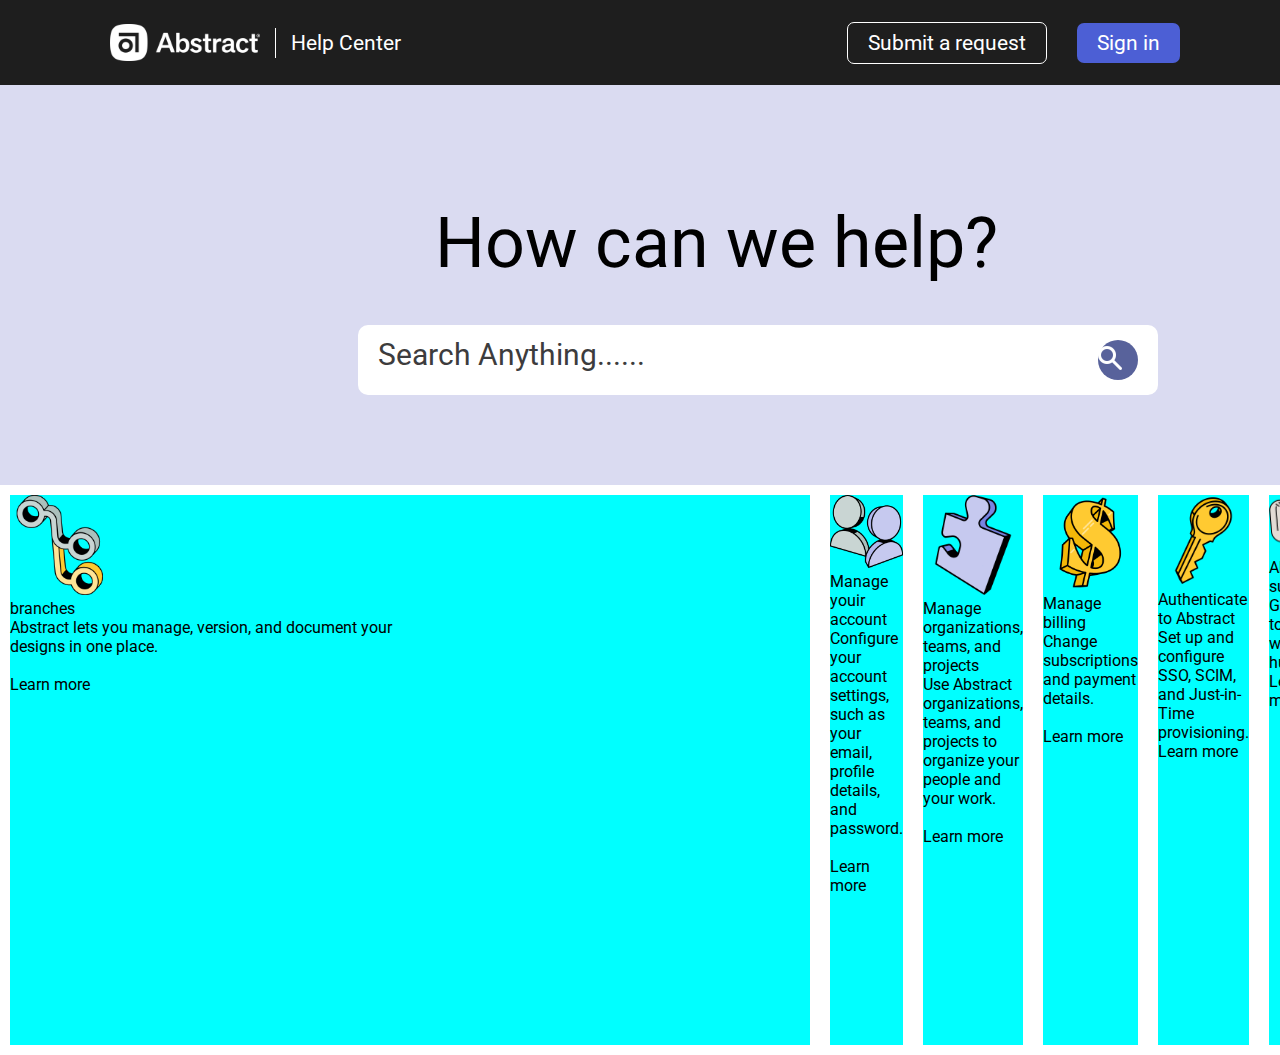
<file: Abstract/index.html>
<!DOCTYPE html>
<html lang="en">
  <head>
    <meta charset="UTF-8" />
    <meta name="viewport" content="width=device-width, initial-scale=1.0" />
    <title>Abstract|Website</title>
    <link rel="stylesheet" href="css/reset.css" />
    <link rel="stylesheet" href="css/style.css" />
    <link rel="preconnect" href="https://fonts.googleapis.com" />
    <link rel="preconnect" href="https://fonts.gstatic.com" crossorigin />
    <link
      href="https://fonts.googleapis.com/css2?family=Belanosima:wght@400;600;700&family=Roboto:ital,wght@0,100;0,300;0,400;0,500;1,100;1,300&display=swap"
      rel="stylesheet"
    />
  </head>
  <body>
    <header class="header-main">
      <div class="header-main-left">
        <img src="images/officialogo.png" alt="" class="logo-img" />
        <div class="line-separate"></div>
        <div class="help-center">
          <p>Help Center</p>
        </div>
      </div>
      <div class="header-main-right">
        <button class="Request-button">Submit a request</button>
        <button class="sign-in">Sign in</button>
      </div>
    </header>
    <section class="first-section">
      <div class="help">
        <p>How can we help?</p>
      </div>
      <div class="searchbar">
        <form
          action="https://www.google.com/search"
          method="get"
          class="searchbar-box"
        >
          <input type="text" name="q" placeholder="Search Anything......" />
          <button type="submit">
            <img src="images/search-13-24.png" alt="" class="search-img" />
          </button>
        </form>
      </div>
    </section>
    <section class="support-items">
      <div class="supportmini">
        <div class="branches">
          <img src="images/using abstract.png" alt="" />
          <div class="writings-1">
              <h3>branches</h3>
              <p>
                Abstract lets you manage, version, and document your <br />
                designs in one place.
                <br> <br>
                <a href="#">Learn more</a>
              </p>
            </div>
          </div>
        </div>
        <div class="branches">
          <img src="images/account.png" alt="" />
          <div class="writings-2">
            <h3>Manage youir account</h3>
            <p>
              Configure your account settings, such as your email, <br />
              profile details, and password.
              <br> <br>
              <a href="#">Learn more</a>
            </p>
            
          </div>
        </div>
        <div class="branches">
          <img src="images/manage.png" alt="" />
          <div class="writings-3">
            <h3>Manage organizations, teams, and projects</h3>
            <p>
              Use Abstract organizations, teams, and projects to <br />
              organize your people and your work.
              <br> <br>
              <a href="#">Learn more</a>
            </p>
          </div>
        </div>
        <div class="branches">
          <img src="images/dollar sign.png" alt="" />
          <div class="writings-4">
            <h3>Manage billing</h3>
            <p>Change subscriptions and payment details. <br><br> <a href="#">Learn more</a></p>
          </div>
        </div>
        <div class="branches">
          <img src="images/key.png" alt="" />
          <div class="writings-5">
            <h3>Authenticate to Abstract</h3>
            <p>
              Set up and configure SSO, SCIM, and Just-in-Time <br />
              provisioning.
            </p>
            <a href="#">Learn more</a>
          </div>
        </div>
        <div class="branches">
          <img src="images/support.png" alt="" />
          <div class="writings-6">
            <h3>Abstract support</h3>
            <p>Get in touch with a human.</p>
            <a href="#">Learn more</a>
          </div>
        </div>
      </div>
    </section>
  </body>
</html>
</file>
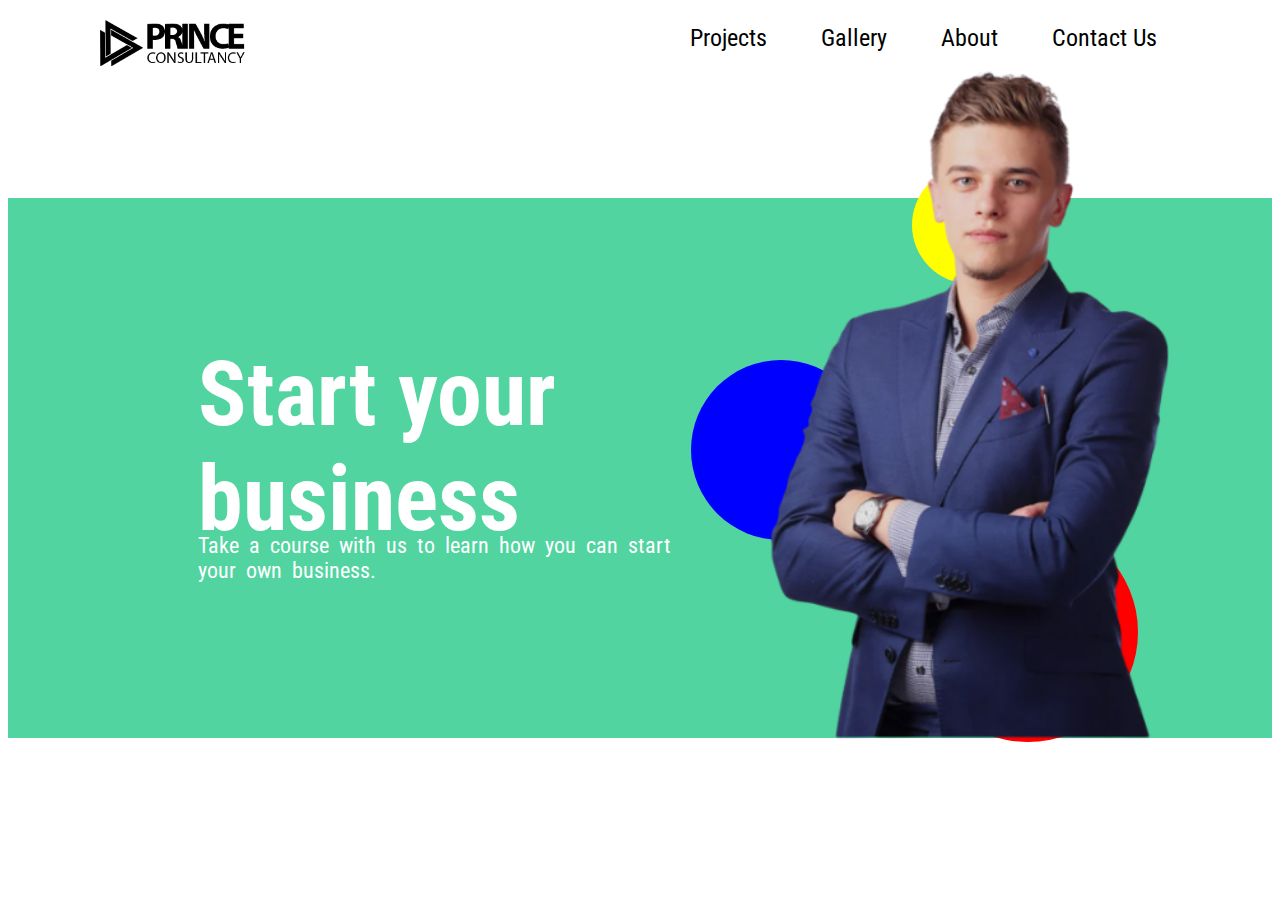
<file: Consultancy landing page/index.html>
<!DOCTYPE html>
<html lang="en">
  <head>
    <meta charset="UTF-8" />
    <meta name="viewport" content="width=device-width, initial-scale=1.0" />
    <title>Document</title>
    <link rel="stylesheet" href="css/style.css" />
    <link rel="preconnect" href="https://fonts.googleapis.com" />
    <link rel="preconnect" href="https://fonts.gstatic.com" crossorigin />
    <link
      href="https://fonts.googleapis.com/css2?family=Belanosima:wght@400;600;700&family=Roboto+Condensed:ital,wght@0,300;0,400;0,700;1,300;1,400;1,700&display=swap"
      rel="stylesheet"
    />
  </head>
  <body>
    <header class="header-main">
      <div class="header-logo">
        <a href="#"><img src="images/logo.png" alt="" /></a>
      </div>
      <nav class="header-right">
        <ul>
          <li><a href="">Projects</a></li>
          <li><a href="">Gallery</a></li>
          <li><a href="">About</a></li>
          <li><a href="">Contact Us </a></li>
        </ul>
      </nav>
    </header>

    <main class="main-section">
      <p class="quote">
        Start your <br />
        business
      </p>
      <p class="quote-2">
        Take a course with us to learn how you can start <br />
        your own business.
      </p>
      <img src="images/business-man.png" alt="" class="image" />
      <div class="circle-red"></div>
      <div class="circle-blue"></div>
      <div class="cicle-yellow"></div>
    </main>
  </body>
</html>
</file>
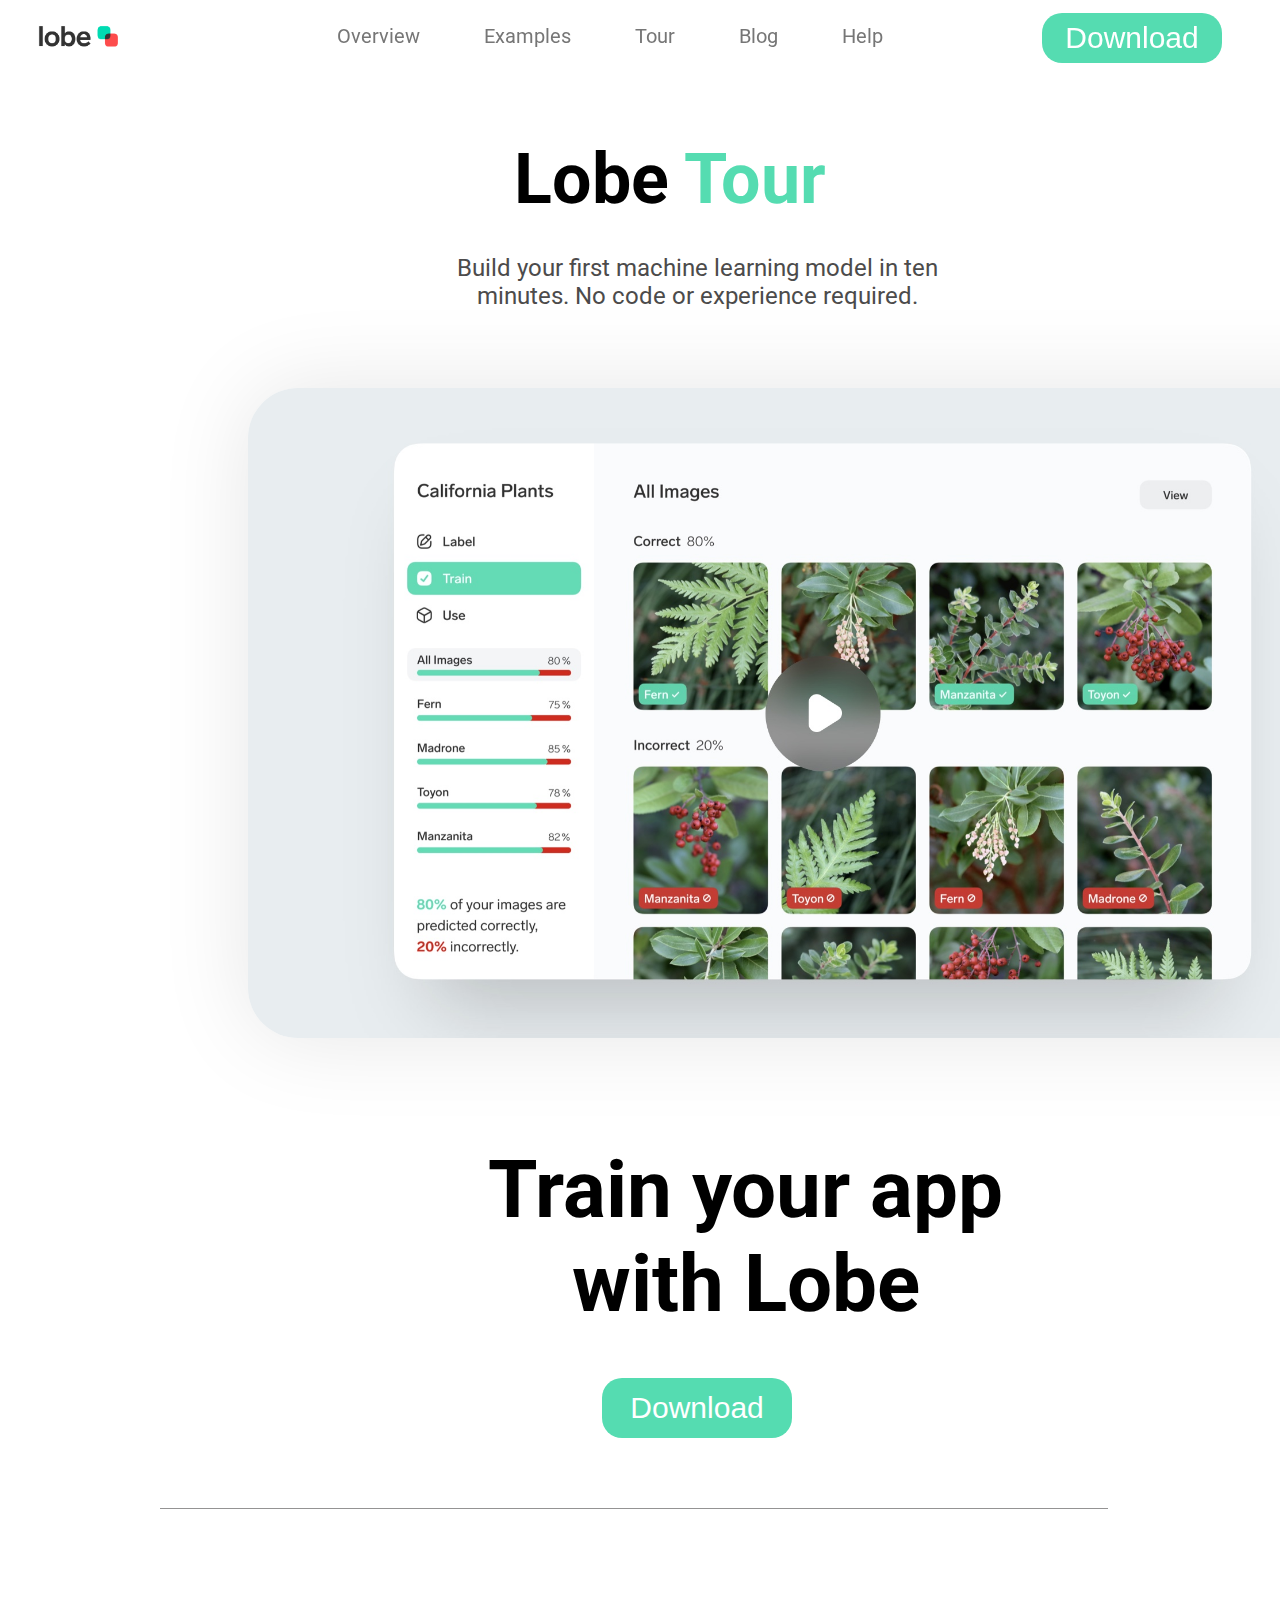
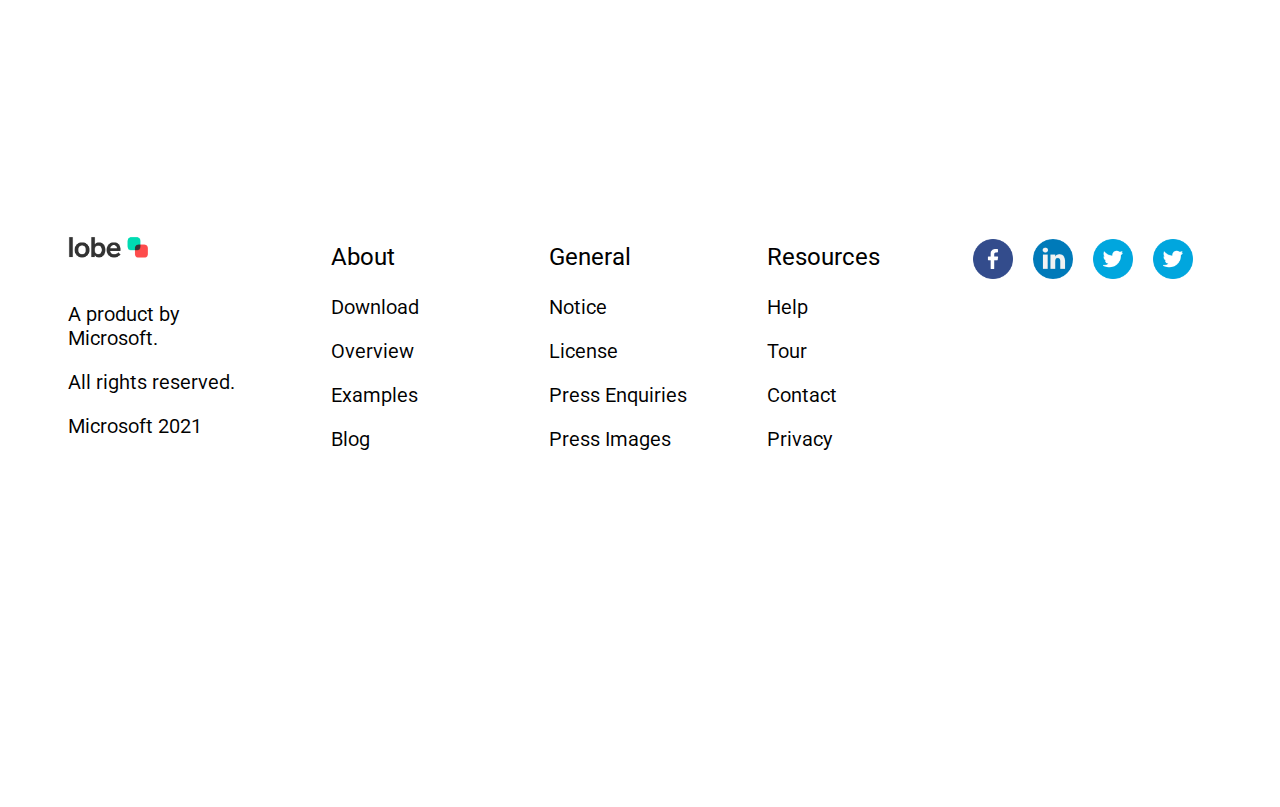
<file: lobe website design/index.html>
<!DOCTYPE html>
<html lang="en">
  <head>
    <meta charset="UTF-8" />
    <meta name="viewport" content="width=device-width, initial-scale=1.0" />
    <title>Document</title>
    <link rel="stylesheet" href="css/style.css" />
    <link rel="preconnect" href="https://fonts.googleapis.com" />
    <link rel="preconnect" href="https://fonts.gstatic.com" crossorigin />
    <link
      href="https://fonts.googleapis.com/css2?family=Belanosima:wght@400;600;700&family=Roboto:ital,wght@0,100;0,300;0,400;0,500;0,700;0,900;1,100;1,300;1,900&display=swap"
      rel="stylesheet"
    />
  </head>
  <body>
    <header class="header-main">
      <div class="header-main-logo">
        <a href=""><img src="images/lobe logo.png" alt="" /></a>
      </div>

      <div class="header-nav-list">
        <ul>
          <li><a href="#">Overview</a></li>
          <li><a href="#">Examples</a></li>
          <li><a href="#">Tour</a></li>
          <li><a href="#">Blog</a></li>
          <li><a href="#">Help</a></li>
        </ul>
      </div>

      <div class="header-main-right">
        <a href="#"><button>Download</button></a>
      </div>
    </header>
    <div class="lobe-tour">
      <p class="name-large">Lobe <span>Tour</span></p>
      <p class="writing-2">
        Build your first machine learning model in ten <br />
        minutes. No code or experience required.
      </p>
    </div>
    <section class="video">
      <img src="images/Video.jpg" alt="" />
    </section>
    <section class="train-quote">
      <p class="message">
        Train your app <br />
        with Lobe
      </p>
      <a href="#"><button class="button-2">Download</button></a>
    </section>
    <div class="line-divide"></div>
    <footer class="footer">
      <div class="col-1">
        <img src="images/lobe logo.png" alt="" />
        <ul>
          <li>A product by Microsoft.</li>
          <li>All rights reserved.</li>
          <li>Microsoft 2021</li>
        </ul>
      </div>
      <div class="col-2">
        <p>About</p>
        <ul>
          <li><a href="#">Download</a></li>
          <li><a href="#">Overview</a></li>
          <li><a href="#">Examples</a></li>
          <li><a href="#">Blog</a></li>
        </ul>
      </div>
      <div class="col-3">
        <p>General</p>
        <ul>
          <li><a href="#">Notice</a></li>
          <li><a href="#">License</a></li>
          <li><a href="#">Press Enquiries</a></li>
          <li><a href="#">Press Images</a></li>
        </ul>
      </div>
      <div class="col-4">
        <p>Resources</p>
        <ul>
          <li><a href="#">Help</a></li>
          <li><a href="#">Tour</a></li>
          <li><a href="#">Contact</a></li>
          <li><a href="#">Privacy</a></li>
        </ul>
      </div>
      <div class="col-5">
        <img src="images/facebook.png" alt="" />
        <img src="images/linkedin.png" alt="" />
        <img src="images/twitter.png" alt="" />
        <img src="images/twitter.png" alt="" />
      </div>
    </footer>
  </body>
</html>
</file>
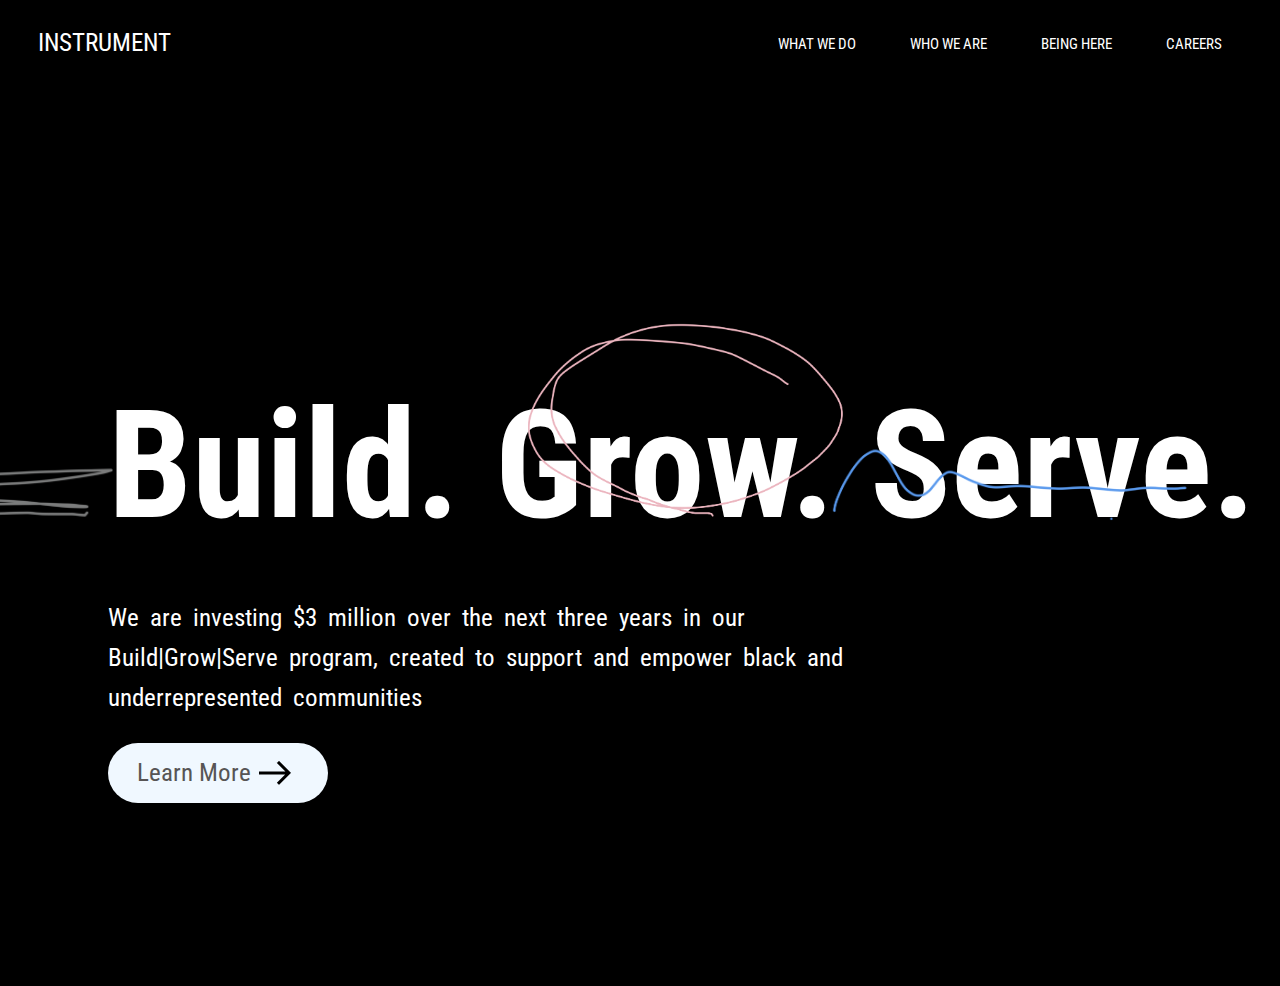
<file: Web Dev Project 1/index.html>
<!DOCTYPE html>
<html lang="en">
  <head>
    <meta charset="UTF-8" />
    <meta name="viewport" content="width=device-width, initial-scale=1.0" />
    <title>Document</title>
    <link rel="stylesheet" href="css/style.css" />
    <link rel="preconnect" href="https://fonts.googleapis.com">
<link rel="preconnect" href="https://fonts.gstatic.com" crossorigin>
<link href="https://fonts.googleapis.com/css2?family=Belanosima:wght@400;600;700&family=Roboto+Condensed:ital,wght@0,300;0,400;0,700;1,300;1,400;1,700&display=swap" rel="stylesheet">
  </head>
  <body>
    <header class="header-main">
      <div class="logo">INSTRUMENT</div>
      <div class="header-right">
        <ul>
          <li><a href="#">WHAT WE DO</a></li>
          <li><a href="#">WHO WE ARE</a></li>
          <li><a href="#">BEING HERE</a></li>
          <li><a href="#">CAREERS</a></li>
        </ul>
      </div>
    </header>
    <main class="quote">
      <p class="quote-main">Build. Grow. Serve.</p>
      <div class="quote-details">
        <p>
          We are investing $3 million over the next three years in our
          <br />Build|Grow|Serve program, created to support and empower black
          and <br />underrepresented communities
        </p>
        <div class="learn-more">Learn More <img src="images/arrow_right_alt_FILL0_wght400_GRAD0_opsz48.png" alt=""></div>
      </div>
      <img src="images/lines.png" alt="" class="line-straight">
      <img src="images/string.png" alt="" class="string-round">
      <img src="images/scrambled-11.png" alt="" class="scramble">
    </main>
  </body>
</html>
</file>
<file: Abstract/css/style.css>
html {
  font-family: "Belanosima", sans-serif;
  font-family: "Roboto", sans-serif;
}

a {
  cursor: pointer;
}

.header-main {
  width: 100%;
  height: 85px;
  background-color: #1e1e1e;
  color: #fff;
  display: flex;

  justify-content: space-between;
}
.header-main-left {
  display: flex;
  justify-content: center;
  align-items: center;
  margin-left: 70px;
}
.header-main-left p {
  font-size: 21px;
}
.logo-img {
  width: 150px;
  margin-left: 40px;
}

.line-separate {
  background-color: #fff;
  width: 1px;
  height: 30px;
  margin-left: 15px;
}
.help-center {
  margin-left: 15px;
}

.header-main-right {
  display: flex;
  justify-content: center;
  align-items: center;
  margin-right: 70px;
}
.Request-button {
  padding: 20px;
  background-color: #1e1e1e;
  border: 1px solid #fff;
  width: fit-content;
  height: 40px;
  font-size: 21px;
  text-align: center;
  border-radius: 7px;
  line-height: 0px;
  margin-right: 30px;
}

.sign-in {
  padding: 20px;
  background-color: #4c5fd5;
  border: 1px;
  width: fit-content;
  height: 40px;
  font-size: 21px;
  text-align: center;
  border-radius: 7px;
  line-height: 0px;
  margin-right: 30px;
}
.first-section {
  width: 100%;
  height: 400px;
  background-color: #dadbf1;
  position: relative;
}
.help {
  position: absolute;
  top: 13vh;
  left: 34%;
}
.help p {
  font-size: 70px;
}
.searchbar {
  background-color: #ffffff;
  width: 800px;
  height: 70px;
  border-radius: 10px;
  position: absolute;
  top: 60%;
  left: 28%;
}
.searchbar-box {
  display: flex;
  justify-content: space-around;
  align-items: center;
  line-height: 50px;
  position: relative;
  padding: 10px 20px;
}
.searchbar-box input {
  background: transparent;
  flex: 1;
  border: 0;
  outline: none;
}
::placeholder {
  color: #3d3c3d;
  font-size: 30px;
}
.searchbar-box button {
  border: 0;
  border-radius: 50%;
  width: 40px;
  height: 40px;
  background: #58629b;
}
.support-items {
  max-width: 100%;
  display: flex;
  justify-content: ;
}
.supportmini {
}

.branches {
  width: 800px;
  height: 550px;
  background-color: aqua;
  margin: 10px;
}
.support-items img {
  width: 100px;
}
</file>
<file: Consultancy landing page/css/style.css>
html {
  font-family: "Belanosima", sans-serif;
  font-family: "Roboto Condensed", sans-serif;
  margin: 0px;
  padding: 0px;
  box-sizing: border-box;
}

.header-main {
  width: 100%;
  height: 60px;
  /*background-color: rgb(173, 114, 114);*/
  display: flex;
  justify-content: space-between;
}
.header-logo {
}

.header-logo img {
  width: 150px;
  margin: 10px 90px;
}

.header-right ul {
  margin-right: 90px;
}

.header-right ul li {
  display: inline;
  list-style: none;
  text-decoration: none;
  margin: 0px 25px;
}

.header-right ul li a {
  list-style: none;
  text-decoration: none;
  color: #000;
  font-size: 24px;
  transition: all;
  transition-duration: 0.3s;
}
.header-right a:hover {
  transform: scale(1.1);
  font-size: 28px;
}

.main-section {
  width: 100%;
  height: 60vh;
  background-color: #51d49f;
  position: relative;
  margin-top: 130px;
}

.quote {
  color: #fff;
  font-size: 90px;
  font-weight: bolder;
  position: absolute;
  top: 10%;
  left: 15%;
}
.quote-2 {
  color: #fff;
  font-size: 22px;
  position: absolute;
  top: 58%;
  left: 15%;
  word-spacing: 5px;
}

.image {
  width: 470px;
  position: absolute;
  bottom: -2px;
  left: 57%;
  z-index: 1;
}

.circle-red {
  width: 220px;
  height: 220px;
  border-radius: 50%;
  background-color: red;
  position: absolute;
  top: 60%;
  left: 72%;
}

.circle-blue {
  width: 180px;
  height: 180px;
  border-radius: 50%;
  background-color: blue;
  position: absolute;
  top: 30%;
  left: 54%;
}

.cicle-yellow {
  width: 118px;
  height: 118px;
  border-radius: 50%;
  background-color: yellow;
  position: absolute;
  bottom: 84%;
  left: 71.5%;
}
</file>
<file: lobe website design/css/style.css>
html {
  padding: 0;
  margin: 0;
  box-sizing: border-box;
  /*background-color: #1e1e1e;*/
  font-family: "Belanosima", sans-serif;
  font-family: "Roboto", sans-serif;
}
a {
  cursor: pointer;
  text-decoration: none;
  color: black;
}
button {
  cursor: pointer;
  transition-duration: 0.3s;
  transition-property: box-shadow, transform;
}
button:hover {
  transform: scale(1.1);
}
.header-main {
  position: sticky;
  top: 0;
  z-index: 1;
  width: 100%;
  height: 60px;
  background-color: white;
  display: flex;
  justify-content: space-between;
  box-shadow: rgba(0, 0, 0, 0) 0px 30px 60px -10px;
}
.header-main {
  backdrop-filter: blur(2px);
  -webkit-backdrop-filter: blur(2px);
}

.header-main-logo img {
  width: 80px;
  font-size: 30px;
  line-height: 60px;
  margin-left: 30px;
}

.header-main-right button {
  color: white;
  font-size: 30px;
  margin-top: 5px;
  margin-right: 50px;
  width: 180px;
  height: 50px;
  background-color: #55dcb1;
  border: none;
  outline: none;
  border-radius: 20px;
}

.header-nav-list ul {
  list-style: none;
}

.header-nav-list ul li {
  display: inline;
  font-size: 20px;
  margin-left: 20px;
}
.header-nav-list ul li a {
  color: #767676;
  text-decoration: none;
  padding: 10px 20px;
  transition: all;
  transition-duration: 0.3s;
}
.header-nav-list a:hover {
  color: #1e1e1e;
  /*transform: scale(1.1);*/
  font-size: 24px;
}

.lobe-tour {
  position: relative;
  width: 100%;
  height: 30vh;
}
.name-large {
  font-size: 70px;
  font-weight: bolder;
  position: absolute;
  left: 40%;
}
.writing-2 {
  font-size: 24px;
  font-weight: 400;
  text-align: center;
  position: absolute;
  left: 35.5%;
  top: 60%;
  color: #4c4b4b;
}
.name-large span {
  color: #55dcb1;
}
.video {
  position: relative;
  width: 100%;
  height: 80vh;
}
.video img {
  position: absolute;
  left: 19%;
  top: 50px;
  width: 1150px;
  height: 650px;
  border-radius: 50px;
  box-shadow: 0 0 90px rgba(0, 0, 0, 0.1);
  transition-duration: 0.3s;
  transition-property: box-shadow, transform;
}
.video img:hover {
  box-shadow: 0 0 100px rgba(0, 0, 0, 0.5);
  transform: scale(1.1);
}

.train-quote {
  position: relative;
  /* background-color: red;*/
  width: 100%;
  height: 50vh;
}

.train-quote p {
  font-size: 80px;
  font-weight: bolder;
  position: absolute;
  left: 38%;
  top: 1%;
  text-align: center;
}

.button-2 {
  color: white;
  font-size: 30px;
  margin-top: 5px;
  margin-right: 50px;
  width: 190px;
  height: 60px;
  background-color: #55dcb1;
  border: none;
  outline: none;
  border-radius: 20px;
  position: absolute;
  left: 47%;
  top: 70%;
}
.line-divide {
  width: 75%;
  border-top: #949393 1.5px solid;
  margin-left: 12%;
}
.footer {
  width: 100%;
  height: 90vh;
  display: flex;
  justify-content: center;
  align-items: center;
  margin-top: 80px;
}

.col-1 {
  font-size: 20px;
  font-weight: 380;
  margin: 200px 20px;
  width: 250px;
  height: 350px;
  list-style-type: none;
}
.col-1 li {
  margin: 20px 0px;
}
ul {
  list-style-type: none;
}
.col-1 img {
  width: 80px;
  margin-left: 40px;
}
.col-2 {
  color: #383737;
  font-size: 20px;
  font-weight: 380;
  margin: 200px 20px;
  width: 200px;
  height: 350px;
  text-align: left;
}
.col-2 li {
  margin: 20px 0px;
}
.col-2 p {
  color: black;
  margin-left: 40px;
  font-size: 24px;
  font-weight: 400;
}
.col-3 {
  color: #383737;
  font-size: 20px;
  font-weight: 380;
  margin: 200px 20px;
  width: 200px;
  height: 350px;
}
.col-3 li {
  margin: 20px 0px;
}
.col-3 p {
  color: black;
  margin-left: 40px;
  font-size: 24px;
  font-weight: 400;
}
.col-4 {
  color: #383737;
  font-size: 20px;
  font-weight: 380;
  margin: 200px 20px;
  width: 200px;
  height: 350px;
}
.col-4 li {
  margin: 20px 0px;
}
.col-4 p {
  color: black;
  margin-left: 40px;
  font-size: 24px;
  font-weight: 400;
}
.col-5 {
  width: 300px;
  height: 200px;
  margin: 200px 40px;
  margin-top: 50px;
}

.col-5 img {
  width: 40px;
  margin: 20px 8px;
}
</file>
<file: Web Dev Project 1/css/style.css>
html {
  background-color: rgb(0, 0, 0);
  color: white;
  font-family: "Belanosima", sans-serif;
  font-family: "Roboto Condensed", sans-serif;
}

.header-main {
  width: 100%;
  height: 70px;
  background-color: rgb(0, 0, 0);
  display: flex;
  justify-content: space-between;
}

.logo {
  color: white;
  font-size: 25px;
  line-height: 70px;
  margin-left: 30px;
}

.header-right {
}
.header-right ul {
}
.header-right ul li {
  display: inline;
}
.header-right ul li a {
  text-decoration: none;
  color: rgb(255, 255, 255);
  line-height: 40px;
  font-size: 15px;
  margin-right: 50px;
}
.quote {
  /* background-color: red;*/
  width: 100%;
  height: 100vh;
  position: relative;
}

.quote-main {
  font-size: 150px;
  font-weight: bolder;
  position: absolute;
  left: 100px;
  top: 150px;
}
.quote-details {
  font-size: 25px;
  position: absolute;
  top: 55%;
  left: 100px;
  line-height: 20px;
}
.quote-details p {
  line-height: 40px;
  word-spacing: 5px;
}
.learn-more {
  color: #575555;
  width: 220px;
  height: 60px;
  background-color: aliceblue;
  display: flex;
  justify-content: center;
  align-items: center;
  border-radius: 30px;
}

.line-straight{
  width: 1400px;
  position: absolute;
  bottom: 14%;
  right: 49%;
}

.string-round{
  width: 1000px;
  position: absolute;
  left: 11%;
  top: 2.5%;
}

.scramble{
  width: 1300px;
  position: absolute;
  left: 32%;
  top: 8%;
}
</file>
